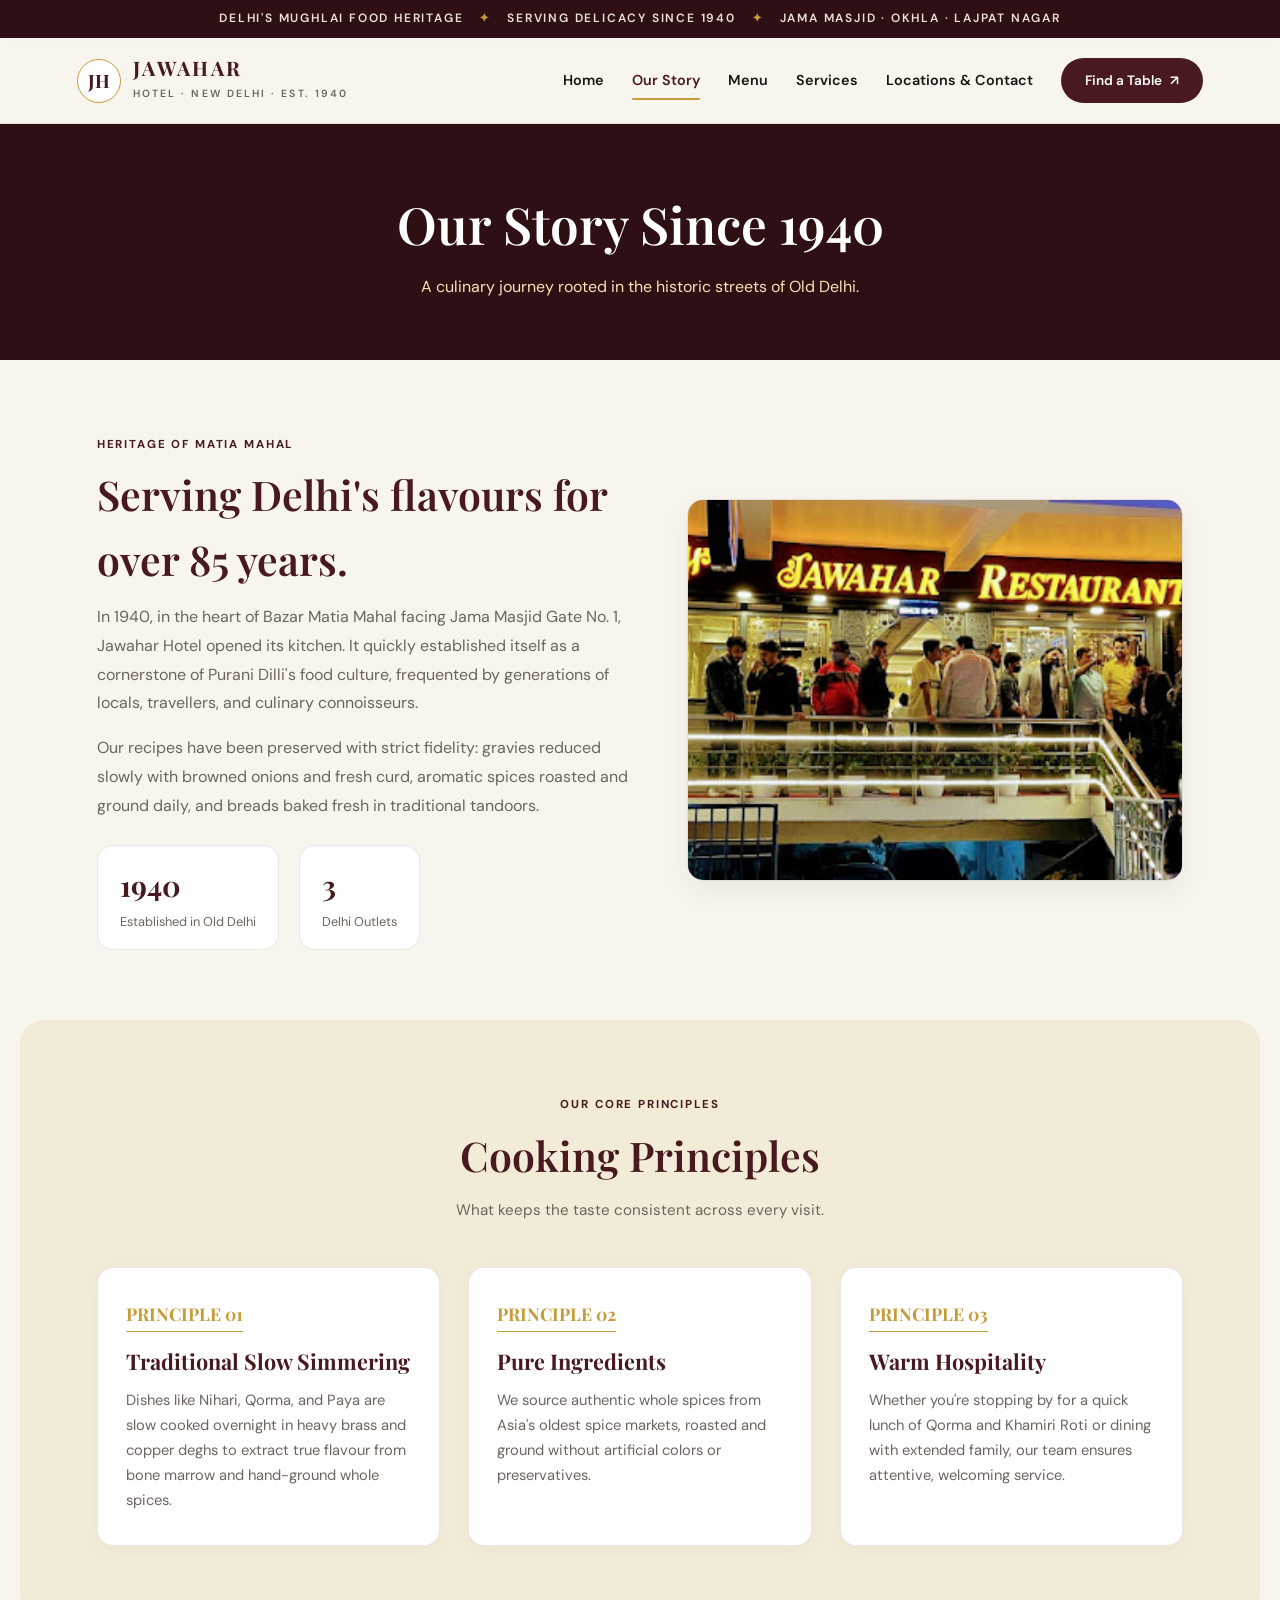
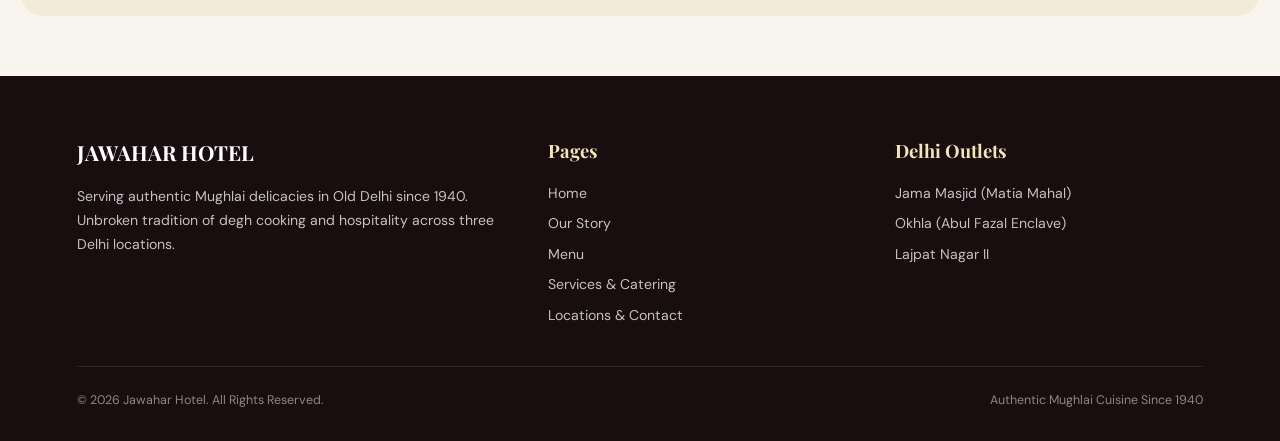
<file: about.html>
<!doctype html>
<html lang="en">
<head>
  <meta charset="utf-8">
  <meta name="viewport" content="width=device-width, initial-scale=1">
  <meta name="theme-color" content="#321115">
  <title>Our Story | Jawahar Hotel</title>
  <link rel="preconnect" href="https://fonts.googleapis.com">
  <link rel="preconnect" href="https://fonts.gstatic.com" crossorigin>
  <link href="https://fonts.googleapis.com/css2?family=DM+Sans:wght@400;500;600;700&family=Playfair+Display:ital,wght@0,500;0,600;0,700;1,500&display=swap" rel="stylesheet">
  <link rel="stylesheet" href="css/base.css">
  <link rel="stylesheet" href="css/header.css">
  <link rel="stylesheet" href="css/hero.css">
  <link rel="stylesheet" href="css/sections.css">
  <link rel="stylesheet" href="css/menu.css">
  <link rel="stylesheet" href="css/services.css">
  <link rel="stylesheet" href="css/footer.css">
  <link rel="stylesheet" href="css/responsive.css">
</head>
<body>

  <!-- Announcement Bar -->
  <div class="announcement">
    <span>DELHI'S MUGHLAI FOOD HERITAGE</span>
    <span class="dot">✦</span>
    <span>SERVING DELICACY SINCE 1940</span>
    <span class="dot">✦</span>
    <span>JAMA MASJID · OKHLA · LAJPAT NAGAR</span>
  </div>

  <!-- Header -->
  <header class="site-header">
    <a class="brand" href="index.html">
      <div class="brand-mark">JH</div>
      <div class="brand-copy">
        <strong>JAWAHAR</strong>
        <small>HOTEL · NEW DELHI · EST. 1940</small>
      </div>
    </a>
    <button class="menu-toggle" id="mobileMenuBtn" aria-label="Toggle navigation">
      <span></span><span></span><span></span>
    </button>
    <nav class="nav" id="mainNav">
      <a class="nav-btn" href="index.html">Home</a>
      <a class="nav-btn active" href="about.html">Our Story</a>
      <a class="nav-btn" href="menu.html">Menu</a>
      <a class="nav-btn" href="services.html">Services</a>
      <a class="nav-btn" href="contact.html">Locations & Contact</a>
      <a class="btn btn-primary" href="contact.html">Find a Table <span>↗</span></a>
    </nav>
  </header>

  <main id="page-about">
    <div class="page-banner">
      <h1>Our Story Since 1940</h1>
      <p>A culinary journey rooted in the historic streets of Old Delhi.</p>
    </div>

    <section class="section">
      <div style="display: grid; grid-template-columns: 1.1fr 1fr; gap: 45px; align-items: center;">
        <div>
          <span class="section-tag">HERITAGE OF MATIA MAHAL</span>
          <h2 class="section-title">Serving Delhi's flavours for over 85 years.</h2>
          <p style="color: var(--muted); margin-bottom: 16px; font-size: 1rem; line-height: 1.8;">
            In 1940, in the heart of Bazar Matia Mahal facing Jama Masjid Gate No. 1, Jawahar Hotel opened its kitchen. It quickly established itself as a cornerstone of Purani Dilli's food culture, frequented by generations of locals, travellers, and culinary connoisseurs.
          </p>
          <p style="color: var(--muted); margin-bottom: 24px; font-size: 1rem; line-height: 1.8;">
            Our recipes have been preserved with strict fidelity: gravies reduced slowly with browned onions and fresh curd, aromatic spices roasted and ground daily, and breads baked fresh in traditional tandoors.
          </p>
          <div style="display: flex; gap: 20px;">
            <div style="background:#fff; padding:16px 22px; border-radius:var(--radius-md); border:1px solid var(--line);">
              <strong style="font-family:var(--serif); font-size:1.8rem; color:var(--wine); display:block;">1940</strong>
              <small style="color:var(--muted); font-size:0.8rem;">Established in Old Delhi</small>
            </div>
            <div style="background:#fff; padding:16px 22px; border-radius:var(--radius-md); border:1px solid var(--line);">
              <strong style="font-family:var(--serif); font-size:1.8rem; color:var(--wine); display:block;">3</strong>
              <small style="color:var(--muted); font-size:0.8rem;">Delhi Outlets</small>
            </div>
          </div>
        </div>
        <div>
          <div style="border-radius: var(--radius-md); overflow: hidden; border: 1px solid var(--line); box-shadow: 0 10px 30px rgba(0,0,0,0.06);">
            <img src="images/jawahar-restaurant-delhi-outlet.png" alt="Jawahar Restaurant Exterior" style="width:100%; height:380px; object-fit:cover;">
          </div>
        </div>
      </div>
    </section>

    <section class="section" style="background: #f1ebd8; border-radius: var(--radius-lg);">
      <div class="section-title-wrap">
        <span class="section-tag">OUR CORE PRINCIPLES</span>
        <h2 class="section-title">Cooking Principles</h2>
        <p class="section-desc">What keeps the taste consistent across every visit.</p>
      </div>

      <div class="heritage-grid">
        <div class="heritage-card">
          <span class="heritage-card-index">PRINCIPLE 01</span>
          <h3>Traditional Slow Simmering</h3>
          <p>Dishes like Nihari, Qorma, and Paya are slow cooked overnight in heavy brass and copper deghs to extract true flavour from bone marrow and hand-ground whole spices.</p>
        </div>
        <div class="heritage-card">
          <span class="heritage-card-index">PRINCIPLE 02</span>
          <h3>Pure Ingredients</h3>
          <p>We source authentic whole spices from Asia's oldest spice markets, roasted and ground without artificial colors or preservatives.</p>
        </div>
        <div class="heritage-card">
          <span class="heritage-card-index">PRINCIPLE 03</span>
          <h3>Warm Hospitality</h3>
          <p>Whether you're stopping by for a quick lunch of Qorma and Khamiri Roti or dining with extended family, our team ensures attentive, welcoming service.</p>
        </div>
      </div>
    </section>
  </main>

  <!-- Footer -->
  <footer class="footer">
    <div class="footer-top">
      <div class="footer-col">
        <h4 style="font-family: var(--serif); font-size: 1.3rem; color: #fff;">JAWAHAR HOTEL</h4>
        <p>Serving authentic Mughlai delicacies in Old Delhi since 1940. Unbroken tradition of degh cooking and hospitality across three Delhi locations.</p>
      </div>
      <div class="footer-col">
        <h4>Pages</h4>
        <ul>
          <li><a href="index.html">Home</a></li>
          <li><a href="about.html">Our Story</a></li>
          <li><a href="menu.html">Menu</a></li>
          <li><a href="services.html">Services & Catering</a></li>
          <li><a href="contact.html">Locations & Contact</a></li>
        </ul>
      </div>
      <div class="footer-col">
        <h4>Delhi Outlets</h4>
        <ul>
          <li><a href="contact.html">Jama Masjid (Matia Mahal)</a></li>
          <li><a href="contact.html">Okhla (Abul Fazal Enclave)</a></li>
          <li><a href="contact.html">Lajpat Nagar II</a></li>
        </ul>
      </div>
    </div>
    <div class="footer-bottom">
      <span>© 2026 Jawahar Hotel. All Rights Reserved.</span>
      <span>Authentic Mughlai Cuisine Since 1940</span>
    </div>
  </footer>

  <script src="js/main.js"></script>
</body>
</html>
</file>
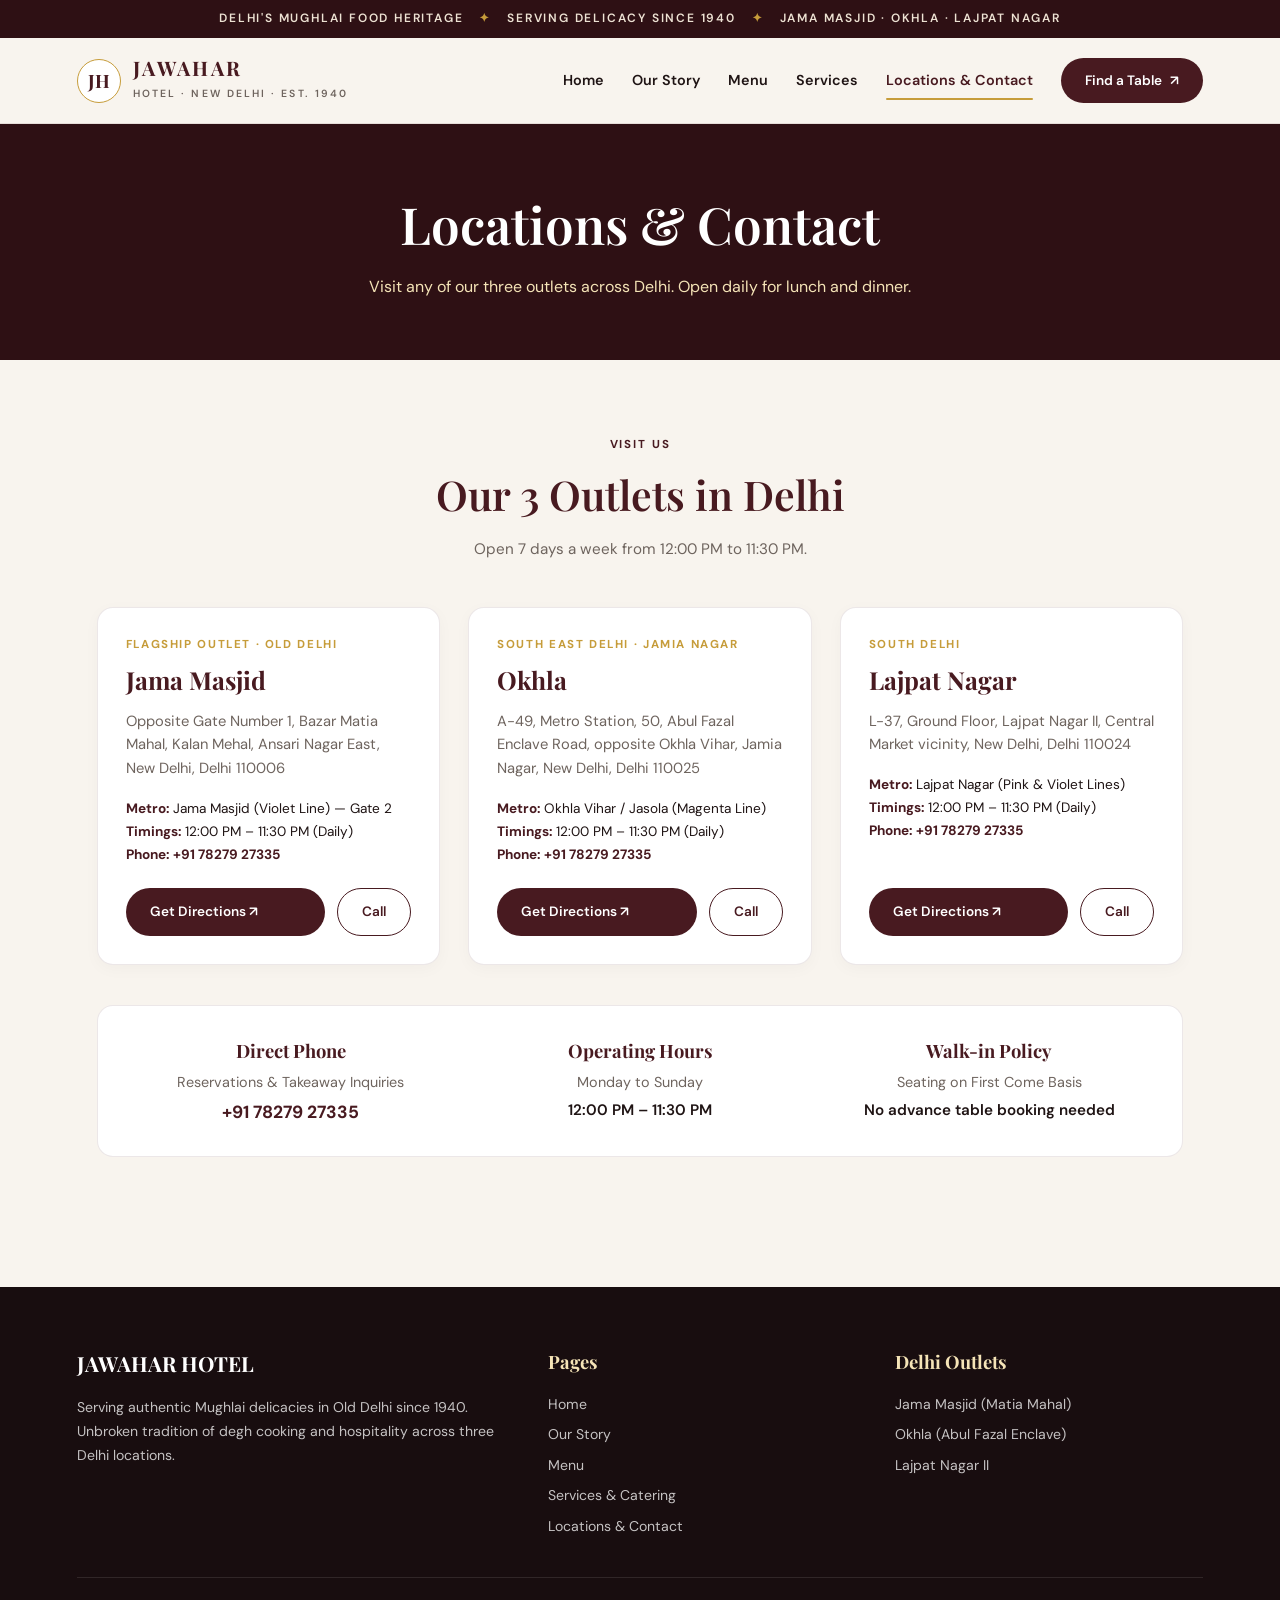
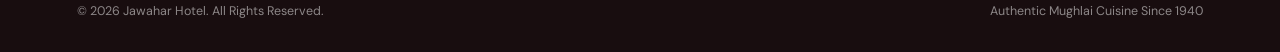
<file: contact.html>
<!doctype html>
<html lang="en">
<head>
  <meta charset="utf-8">
  <meta name="viewport" content="width=device-width, initial-scale=1">
  <meta name="theme-color" content="#321115">
  <title>Locations & Contact | Jawahar Hotel</title>
  <link rel="preconnect" href="https://fonts.googleapis.com">
  <link rel="preconnect" href="https://fonts.gstatic.com" crossorigin>
  <link href="https://fonts.googleapis.com/css2?family=DM+Sans:wght@400;500;600;700&family=Playfair+Display:ital,wght@0,500;0,600;0,700;1,500&display=swap" rel="stylesheet">
  <link rel="stylesheet" href="css/base.css">
  <link rel="stylesheet" href="css/header.css">
  <link rel="stylesheet" href="css/hero.css">
  <link rel="stylesheet" href="css/sections.css">
  <link rel="stylesheet" href="css/menu.css">
  <link rel="stylesheet" href="css/services.css">
  <link rel="stylesheet" href="css/footer.css">
  <link rel="stylesheet" href="css/responsive.css">
</head>
<body>

  <!-- Announcement Bar -->
  <div class="announcement">
    <span>DELHI'S MUGHLAI FOOD HERITAGE</span>
    <span class="dot">✦</span>
    <span>SERVING DELICACY SINCE 1940</span>
    <span class="dot">✦</span>
    <span>JAMA MASJID · OKHLA · LAJPAT NAGAR</span>
  </div>

  <!-- Header -->
  <header class="site-header">
    <a class="brand" href="index.html">
      <div class="brand-mark">JH</div>
      <div class="brand-copy">
        <strong>JAWAHAR</strong>
        <small>HOTEL · NEW DELHI · EST. 1940</small>
      </div>
    </a>
    <button class="menu-toggle" id="mobileMenuBtn" aria-label="Toggle navigation">
      <span></span><span></span><span></span>
    </button>
    <nav class="nav" id="mainNav">
      <a class="nav-btn" href="index.html">Home</a>
      <a class="nav-btn" href="about.html">Our Story</a>
      <a class="nav-btn" href="menu.html">Menu</a>
      <a class="nav-btn" href="services.html">Services</a>
      <a class="nav-btn active" href="contact.html">Locations & Contact</a>
      <a class="btn btn-primary" href="contact.html">Find a Table <span>↗</span></a>
    </nav>
  </header>

  <main id="page-contact">
    <div class="page-banner">
      <h1>Locations & Contact</h1>
      <p>Visit any of our three outlets across Delhi. Open daily for lunch and dinner.</p>
    </div>

    <section class="section">
      <div class="section-title-wrap">
        <span class="section-tag">VISIT US</span>
        <h2 class="section-title">Our 3 Outlets in Delhi</h2>
        <p class="section-desc">Open 7 days a week from 12:00 PM to 11:30 PM.</p>
      </div>

      <div class="location-cards-grid" style="margin-bottom: 40px;">
        <div class="location-box">
          <span class="location-tag">FLAGSHIP OUTLET · OLD DELHI</span>
          <h3>Jama Masjid</h3>
          <p class="location-address">Opposite Gate Number 1, Bazar Matia Mahal, Kalan Mehal, Ansari Nagar East, New Delhi, Delhi 110006</p>
          <div class="location-details">
            <div><strong>Metro:</strong> Jama Masjid (Violet Line) — Gate 2</div>
            <div><strong>Timings:</strong> 12:00 PM – 11:30 PM (Daily)</div>
            <div><strong>Phone:</strong> <a href="tel:+917827927335" style="color:var(--wine); font-weight:700;">+91 78279 27335</a></div>
          </div>
          <div class="location-actions">
            <a href="https://www.google.com/maps/search/?api=1&query=Jawahar+Hotel+Jama+Masjid+Matia+Mahal+Delhi" target="_blank" class="btn btn-primary" style="flex:1;">Get Directions ↗</a>
            <a href="tel:+917827927335" class="btn btn-outline">Call</a>
          </div>
        </div>

        <div class="location-box">
          <span class="location-tag">SOUTH EAST DELHI · JAMIA NAGAR</span>
          <h3>Okhla</h3>
          <p class="location-address">A-49, Metro Station, 50, Abul Fazal Enclave Road, opposite Okhla Vihar, Jamia Nagar, New Delhi, Delhi 110025</p>
          <div class="location-details">
            <div><strong>Metro:</strong> Okhla Vihar / Jasola (Magenta Line)</div>
            <div><strong>Timings:</strong> 12:00 PM – 11:30 PM (Daily)</div>
            <div><strong>Phone:</strong> <a href="tel:+917827927335" style="color:var(--wine); font-weight:700;">+91 78279 27335</a></div>
          </div>
          <div class="location-actions">
            <a href="https://www.google.com/maps/search/?api=1&query=Jawahar+Hotel+A-49+Abul+Fazal+Enclave+Okhla+Delhi" target="_blank" class="btn btn-primary" style="flex:1;">Get Directions ↗</a>
            <a href="tel:+917827927335" class="btn btn-outline">Call</a>
          </div>
        </div>

        <div class="location-box">
          <span class="location-tag">SOUTH DELHI</span>
          <h3>Lajpat Nagar</h3>
          <p class="location-address">L-37, Ground Floor, Lajpat Nagar II, Central Market vicinity, New Delhi, Delhi 110024</p>
          <div class="location-details">
            <div><strong>Metro:</strong> Lajpat Nagar (Pink & Violet Lines)</div>
            <div><strong>Timings:</strong> 12:00 PM – 11:30 PM (Daily)</div>
            <div><strong>Phone:</strong> <a href="tel:+917827927335" style="color:var(--wine); font-weight:700;">+91 78279 27335</a></div>
          </div>
          <div class="location-actions">
            <a href="https://www.google.com/maps/search/?api=1&query=Jawahar+Hotel+L-37+Lajpat+Nagar+II+Delhi" target="_blank" class="btn btn-primary" style="flex:1;">Get Directions ↗</a>
            <a href="tel:+917827927335" class="btn btn-outline">Call</a>
          </div>
        </div>
      </div>

      <!-- Quick Contact Info Bar -->
      <div style="background: #fff; border-radius: var(--radius-md); padding: 30px; border: 1px solid var(--line); display: grid; grid-template-columns: repeat(auto-fit, minmax(260px, 1fr)); gap: 24px; text-align: center;">
        <div>
          <strong style="color:var(--wine); font-family:var(--serif); font-size:1.15rem; display:block; margin-bottom:6px;">Direct Phone</strong>
          <p style="color:var(--muted); font-size:0.9rem;">Reservations & Takeaway Inquiries</p>
          <a href="tel:+917827927335" style="font-weight:700; color:var(--wine); font-size:1.1rem; display:inline-block; margin-top:4px;">+91 78279 27335</a>
        </div>
        <div>
          <strong style="color:var(--wine); font-family:var(--serif); font-size:1.15rem; display:block; margin-bottom:6px;">Operating Hours</strong>
          <p style="color:var(--muted); font-size:0.9rem;">Monday to Sunday</p>
          <span style="font-weight:600; color:var(--ink); font-size:0.95rem; display:inline-block; margin-top:4px;">12:00 PM – 11:30 PM</span>
        </div>
        <div>
          <strong style="color:var(--wine); font-family:var(--serif); font-size:1.15rem; display:block; margin-bottom:6px;">Walk-in Policy</strong>
          <p style="color:var(--muted); font-size:0.9rem;">Seating on First Come Basis</p>
          <span style="font-weight:600; color:var(--ink); font-size:0.95rem; display:inline-block; margin-top:4px;">No advance table booking needed</span>
        </div>
      </div>
    </section>
  </main>

  <!-- Footer -->
  <footer class="footer">
    <div class="footer-top">
      <div class="footer-col">
        <h4 style="font-family: var(--serif); font-size: 1.3rem; color: #fff;">JAWAHAR HOTEL</h4>
        <p>Serving authentic Mughlai delicacies in Old Delhi since 1940. Unbroken tradition of degh cooking and hospitality across three Delhi locations.</p>
      </div>
      <div class="footer-col">
        <h4>Pages</h4>
        <ul>
          <li><a href="index.html">Home</a></li>
          <li><a href="about.html">Our Story</a></li>
          <li><a href="menu.html">Menu</a></li>
          <li><a href="services.html">Services & Catering</a></li>
          <li><a href="contact.html">Locations & Contact</a></li>
        </ul>
      </div>
      <div class="footer-col">
        <h4>Delhi Outlets</h4>
        <ul>
          <li><a href="contact.html">Jama Masjid (Matia Mahal)</a></li>
          <li><a href="contact.html">Okhla (Abul Fazal Enclave)</a></li>
          <li><a href="contact.html">Lajpat Nagar II</a></li>
        </ul>
      </div>
    </div>
    <div class="footer-bottom">
      <span>© 2026 Jawahar Hotel. All Rights Reserved.</span>
      <span>Authentic Mughlai Cuisine Since 1940</span>
    </div>
  </footer>

  <script src="js/main.js"></script>
</body>
</html>
</file>
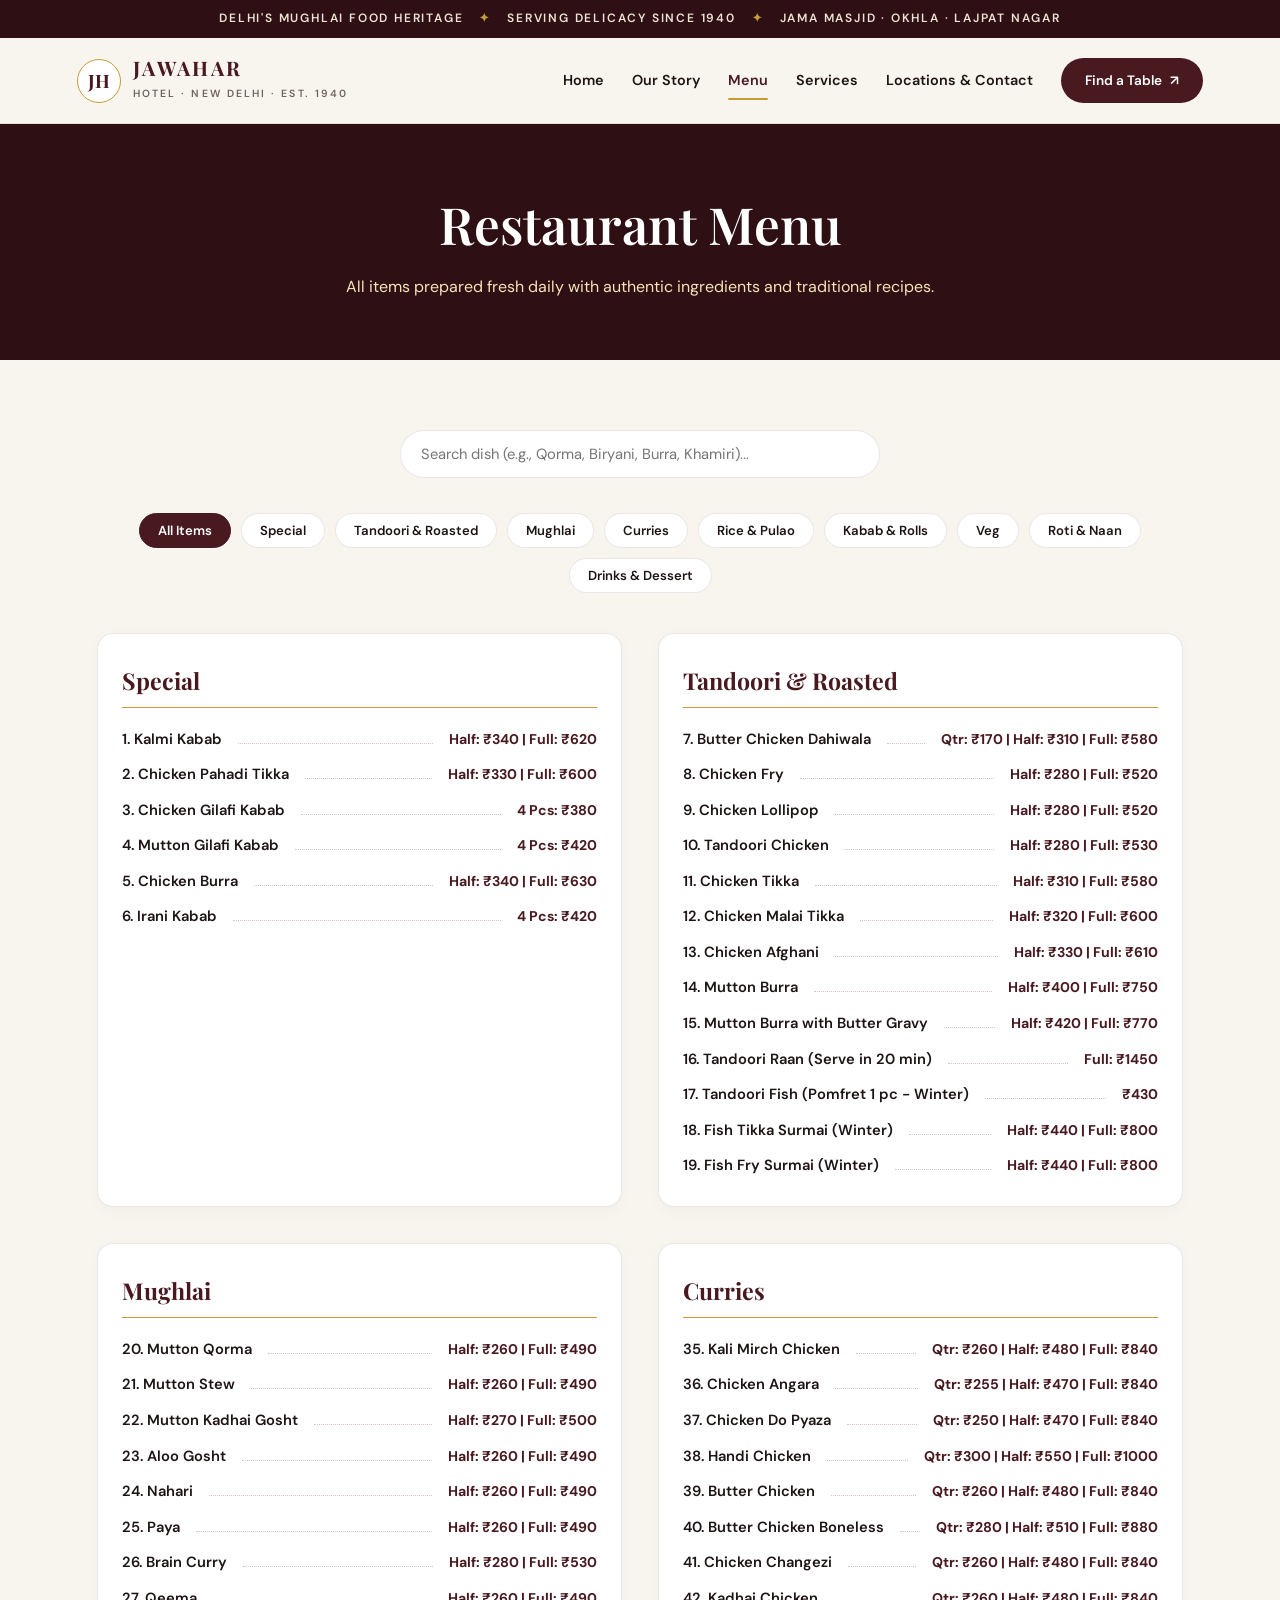
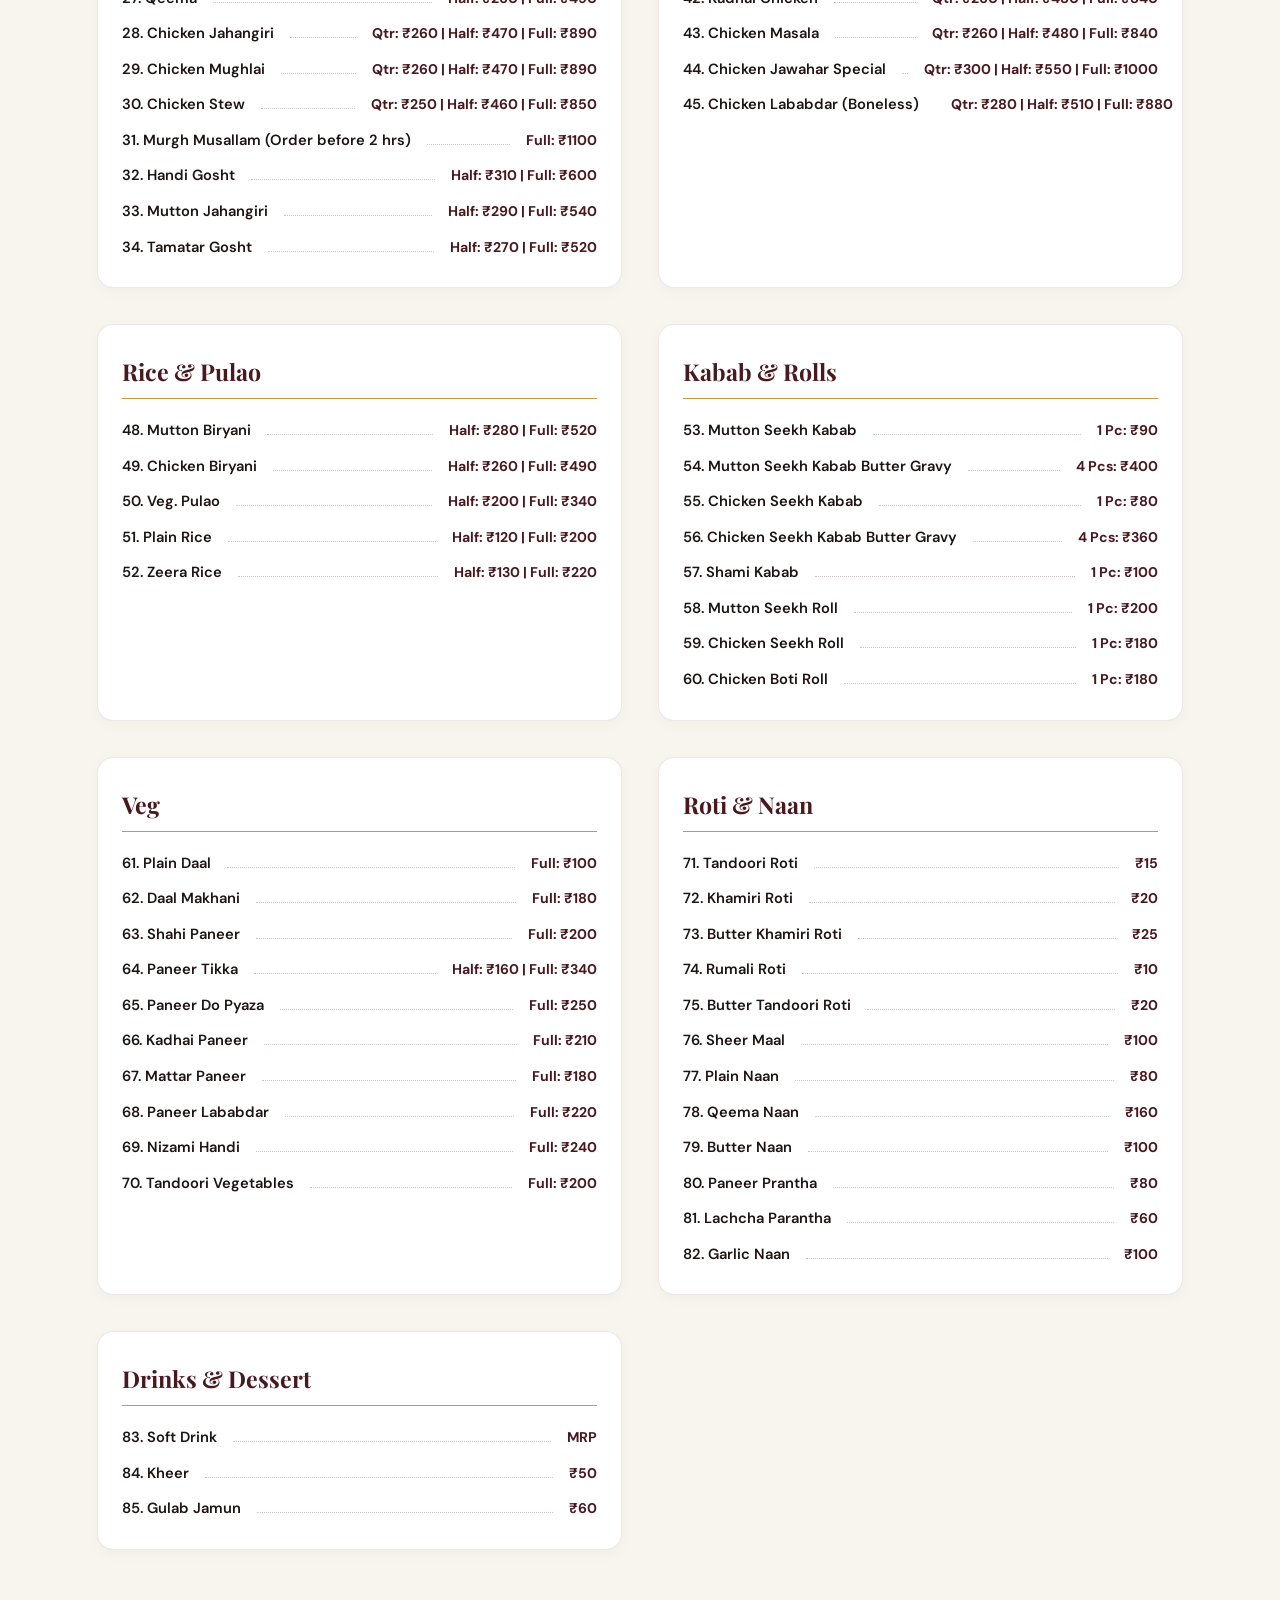
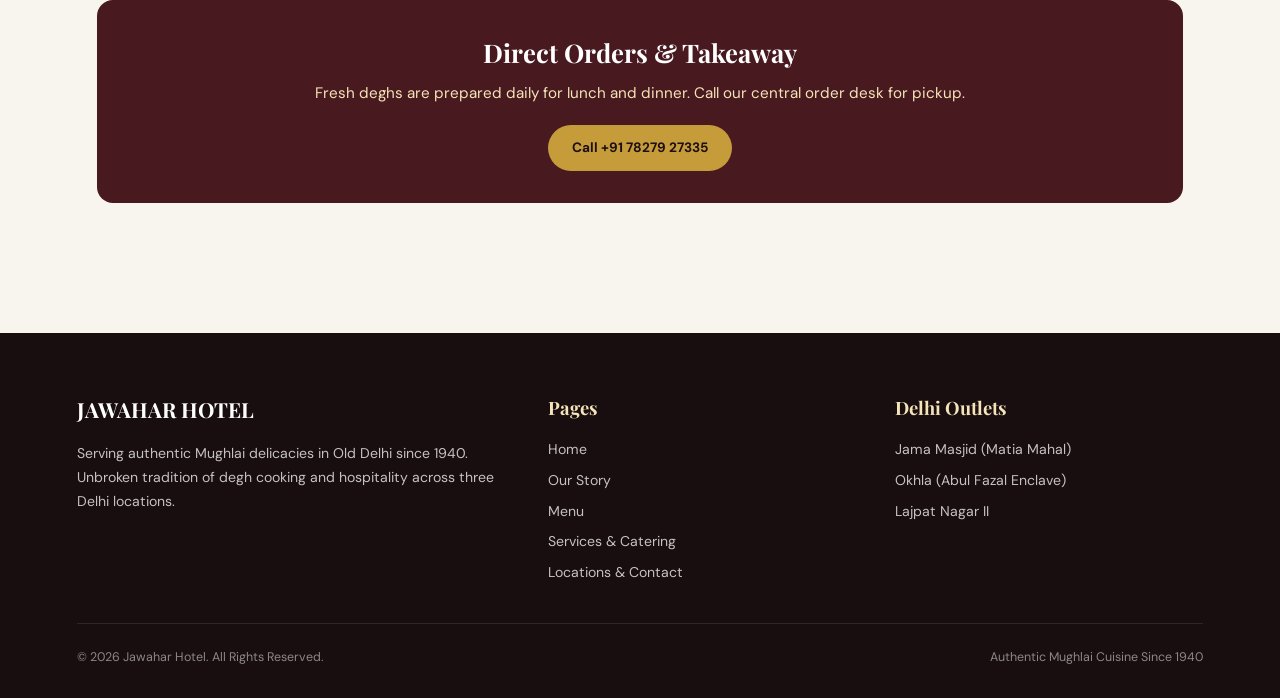
<file: menu.html>
<!doctype html>
<html lang="en">
<head>
  <meta charset="utf-8">
  <meta name="viewport" content="width=device-width, initial-scale=1">
  <meta name="theme-color" content="#321115">
  <title>Menu | Jawahar Hotel</title>
  <link rel="preconnect" href="https://fonts.googleapis.com">
  <link rel="preconnect" href="https://fonts.gstatic.com" crossorigin>
  <link href="https://fonts.googleapis.com/css2?family=DM+Sans:wght@400;500;600;700&family=Playfair+Display:ital,wght@0,500;0,600;0,700;1,500&display=swap" rel="stylesheet">
  <link rel="stylesheet" href="css/base.css">
  <link rel="stylesheet" href="css/header.css">
  <link rel="stylesheet" href="css/hero.css">
  <link rel="stylesheet" href="css/sections.css">
  <link rel="stylesheet" href="css/menu.css">
  <link rel="stylesheet" href="css/services.css">
  <link rel="stylesheet" href="css/footer.css">
  <link rel="stylesheet" href="css/responsive.css">
</head>
<body>

  <!-- Announcement Bar -->
  <div class="announcement">
    <span>DELHI'S MUGHLAI FOOD HERITAGE</span>
    <span class="dot">✦</span>
    <span>SERVING DELICACY SINCE 1940</span>
    <span class="dot">✦</span>
    <span>JAMA MASJID · OKHLA · LAJPAT NAGAR</span>
  </div>

  <!-- Header -->
  <header class="site-header">
    <a class="brand" href="index.html">
      <div class="brand-mark">JH</div>
      <div class="brand-copy">
        <strong>JAWAHAR</strong>
        <small>HOTEL · NEW DELHI · EST. 1940</small>
      </div>
    </a>
    <button class="menu-toggle" id="mobileMenuBtn" aria-label="Toggle navigation">
      <span></span><span></span><span></span>
    </button>
    <nav class="nav" id="mainNav">
      <a class="nav-btn" href="index.html">Home</a>
      <a class="nav-btn" href="about.html">Our Story</a>
      <a class="nav-btn active" href="menu.html">Menu</a>
      <a class="nav-btn" href="services.html">Services</a>
      <a class="nav-btn" href="contact.html">Locations & Contact</a>
      <a class="btn btn-primary" href="contact.html">Find a Table <span>↗</span></a>
    </nav>
  </header>

  <main id="page-menu">
    <div class="page-banner">
      <h1>Restaurant Menu</h1>
      <p>All items prepared fresh daily with authentic ingredients and traditional recipes.</p>
    </div>

    <section class="section">
      <!-- Search Input -->
      <div class="menu-search-box">
        <input type="text" id="menuSearchInput" class="menu-search-input" placeholder="Search dish (e.g., Qorma, Biryani, Burra, Khamiri)...">
      </div>

      <!-- Category Filter Tabs -->
      <div class="menu-filter-nav">
        <button class="menu-filter-btn active" data-filter="all">All Items</button>
        <button class="menu-filter-btn" data-filter="special">Special</button>
        <button class="menu-filter-btn" data-filter="tandoori & roasted">Tandoori & Roasted</button>
        <button class="menu-filter-btn" data-filter="mughlai">Mughlai</button>
        <button class="menu-filter-btn" data-filter="curries">Curries</button>
        <button class="menu-filter-btn" data-filter="rice & pulao">Rice & Pulao</button>
        <button class="menu-filter-btn" data-filter="kabab & rolls">Kabab & Rolls</button>
        <button class="menu-filter-btn" data-filter="veg">Veg</button>
        <button class="menu-filter-btn" data-filter="roti & naan">Roti & Naan</button>
        <button class="menu-filter-btn" data-filter="drinks & dessert">Drinks & Dessert</button>
      </div>

      <!-- Clean List View for Menu -->
      <div class="menu-list-wrapper">
  <div class="menu-category-block" data-cat="special">
    <h3 class="menu-category-title">Special</h3>
    <ul class="menu-items-list">
      <li class="menu-item-entry">
        <span class="item-name">1. Kalmi Kabab</span>
        <span class="item-line"></span>
        <span class="item-price">Half: ₹340 | Full: ₹620</span>
      </li>
      <li class="menu-item-entry">
        <span class="item-name">2. Chicken Pahadi Tikka</span>
        <span class="item-line"></span>
        <span class="item-price">Half: ₹330 | Full: ₹600</span>
      </li>
      <li class="menu-item-entry">
        <span class="item-name">3. Chicken Gilafi Kabab</span>
        <span class="item-line"></span>
        <span class="item-price">4 Pcs: ₹380</span>
      </li>
      <li class="menu-item-entry">
        <span class="item-name">4. Mutton Gilafi Kabab</span>
        <span class="item-line"></span>
        <span class="item-price">4 Pcs: ₹420</span>
      </li>
      <li class="menu-item-entry">
        <span class="item-name">5. Chicken Burra</span>
        <span class="item-line"></span>
        <span class="item-price">Half: ₹340 | Full: ₹630</span>
      </li>
      <li class="menu-item-entry">
        <span class="item-name">6. Irani Kabab</span>
        <span class="item-line"></span>
        <span class="item-price">4 Pcs: ₹420</span>
      </li>
    </ul>
  </div>
  <div class="menu-category-block" data-cat="tandoori & roasted">
    <h3 class="menu-category-title">Tandoori & Roasted</h3>
    <ul class="menu-items-list">
      <li class="menu-item-entry">
        <span class="item-name">7. Butter Chicken Dahiwala</span>
        <span class="item-line"></span>
        <span class="item-price">Qtr: ₹170 | Half: ₹310 | Full: ₹580</span>
      </li>
      <li class="menu-item-entry">
        <span class="item-name">8. Chicken Fry</span>
        <span class="item-line"></span>
        <span class="item-price">Half: ₹280 | Full: ₹520</span>
      </li>
      <li class="menu-item-entry">
        <span class="item-name">9. Chicken Lollipop</span>
        <span class="item-line"></span>
        <span class="item-price">Half: ₹280 | Full: ₹520</span>
      </li>
      <li class="menu-item-entry">
        <span class="item-name">10. Tandoori Chicken</span>
        <span class="item-line"></span>
        <span class="item-price">Half: ₹280 | Full: ₹530</span>
      </li>
      <li class="menu-item-entry">
        <span class="item-name">11. Chicken Tikka</span>
        <span class="item-line"></span>
        <span class="item-price">Half: ₹310 | Full: ₹580</span>
      </li>
      <li class="menu-item-entry">
        <span class="item-name">12. Chicken Malai Tikka</span>
        <span class="item-line"></span>
        <span class="item-price">Half: ₹320 | Full: ₹600</span>
      </li>
      <li class="menu-item-entry">
        <span class="item-name">13. Chicken Afghani</span>
        <span class="item-line"></span>
        <span class="item-price">Half: ₹330 | Full: ₹610</span>
      </li>
      <li class="menu-item-entry">
        <span class="item-name">14. Mutton Burra</span>
        <span class="item-line"></span>
        <span class="item-price">Half: ₹400 | Full: ₹750</span>
      </li>
      <li class="menu-item-entry">
        <span class="item-name">15. Mutton Burra with Butter Gravy</span>
        <span class="item-line"></span>
        <span class="item-price">Half: ₹420 | Full: ₹770</span>
      </li>
      <li class="menu-item-entry">
        <span class="item-name">16. Tandoori Raan (Serve in 20 min)</span>
        <span class="item-line"></span>
        <span class="item-price">Full: ₹1450</span>
      </li>
      <li class="menu-item-entry">
        <span class="item-name">17. Tandoori Fish (Pomfret 1 pc - Winter)</span>
        <span class="item-line"></span>
        <span class="item-price">₹430</span>
      </li>
      <li class="menu-item-entry">
        <span class="item-name">18. Fish Tikka Surmai (Winter)</span>
        <span class="item-line"></span>
        <span class="item-price">Half: ₹440 | Full: ₹800</span>
      </li>
      <li class="menu-item-entry">
        <span class="item-name">19. Fish Fry Surmai (Winter)</span>
        <span class="item-line"></span>
        <span class="item-price">Half: ₹440 | Full: ₹800</span>
      </li>
    </ul>
  </div>
  <div class="menu-category-block" data-cat="mughlai">
    <h3 class="menu-category-title">Mughlai</h3>
    <ul class="menu-items-list">
      <li class="menu-item-entry">
        <span class="item-name">20. Mutton Qorma</span>
        <span class="item-line"></span>
        <span class="item-price">Half: ₹260 | Full: ₹490</span>
      </li>
      <li class="menu-item-entry">
        <span class="item-name">21. Mutton Stew</span>
        <span class="item-line"></span>
        <span class="item-price">Half: ₹260 | Full: ₹490</span>
      </li>
      <li class="menu-item-entry">
        <span class="item-name">22. Mutton Kadhai Gosht</span>
        <span class="item-line"></span>
        <span class="item-price">Half: ₹270 | Full: ₹500</span>
      </li>
      <li class="menu-item-entry">
        <span class="item-name">23. Aloo Gosht</span>
        <span class="item-line"></span>
        <span class="item-price">Half: ₹260 | Full: ₹490</span>
      </li>
      <li class="menu-item-entry">
        <span class="item-name">24. Nahari</span>
        <span class="item-line"></span>
        <span class="item-price">Half: ₹260 | Full: ₹490</span>
      </li>
      <li class="menu-item-entry">
        <span class="item-name">25. Paya</span>
        <span class="item-line"></span>
        <span class="item-price">Half: ₹260 | Full: ₹490</span>
      </li>
      <li class="menu-item-entry">
        <span class="item-name">26. Brain Curry</span>
        <span class="item-line"></span>
        <span class="item-price">Half: ₹280 | Full: ₹530</span>
      </li>
      <li class="menu-item-entry">
        <span class="item-name">27. Qeema</span>
        <span class="item-line"></span>
        <span class="item-price">Half: ₹260 | Full: ₹490</span>
      </li>
      <li class="menu-item-entry">
        <span class="item-name">28. Chicken Jahangiri</span>
        <span class="item-line"></span>
        <span class="item-price">Qtr: ₹260 | Half: ₹470 | Full: ₹890</span>
      </li>
      <li class="menu-item-entry">
        <span class="item-name">29. Chicken Mughlai</span>
        <span class="item-line"></span>
        <span class="item-price">Qtr: ₹260 | Half: ₹470 | Full: ₹890</span>
      </li>
      <li class="menu-item-entry">
        <span class="item-name">30. Chicken Stew</span>
        <span class="item-line"></span>
        <span class="item-price">Qtr: ₹250 | Half: ₹460 | Full: ₹850</span>
      </li>
      <li class="menu-item-entry">
        <span class="item-name">31. Murgh Musallam (Order before 2 hrs)</span>
        <span class="item-line"></span>
        <span class="item-price">Full: ₹1100</span>
      </li>
      <li class="menu-item-entry">
        <span class="item-name">32. Handi Gosht</span>
        <span class="item-line"></span>
        <span class="item-price">Half: ₹310 | Full: ₹600</span>
      </li>
      <li class="menu-item-entry">
        <span class="item-name">33. Mutton Jahangiri</span>
        <span class="item-line"></span>
        <span class="item-price">Half: ₹290 | Full: ₹540</span>
      </li>
      <li class="menu-item-entry">
        <span class="item-name">34. Tamatar Gosht</span>
        <span class="item-line"></span>
        <span class="item-price">Half: ₹270 | Full: ₹520</span>
      </li>
    </ul>
  </div>
  <div class="menu-category-block" data-cat="curries">
    <h3 class="menu-category-title">Curries</h3>
    <ul class="menu-items-list">
      <li class="menu-item-entry">
        <span class="item-name">35. Kali Mirch Chicken</span>
        <span class="item-line"></span>
        <span class="item-price">Qtr: ₹260 | Half: ₹480 | Full: ₹840</span>
      </li>
      <li class="menu-item-entry">
        <span class="item-name">36. Chicken Angara</span>
        <span class="item-line"></span>
        <span class="item-price">Qtr: ₹255 | Half: ₹470 | Full: ₹840</span>
      </li>
      <li class="menu-item-entry">
        <span class="item-name">37. Chicken Do Pyaza</span>
        <span class="item-line"></span>
        <span class="item-price">Qtr: ₹250 | Half: ₹470 | Full: ₹840</span>
      </li>
      <li class="menu-item-entry">
        <span class="item-name">38. Handi Chicken</span>
        <span class="item-line"></span>
        <span class="item-price">Qtr: ₹300 | Half: ₹550 | Full: ₹1000</span>
      </li>
      <li class="menu-item-entry">
        <span class="item-name">39. Butter Chicken</span>
        <span class="item-line"></span>
        <span class="item-price">Qtr: ₹260 | Half: ₹480 | Full: ₹840</span>
      </li>
      <li class="menu-item-entry">
        <span class="item-name">40. Butter Chicken Boneless</span>
        <span class="item-line"></span>
        <span class="item-price">Qtr: ₹280 | Half: ₹510 | Full: ₹880</span>
      </li>
      <li class="menu-item-entry">
        <span class="item-name">41. Chicken Changezi</span>
        <span class="item-line"></span>
        <span class="item-price">Qtr: ₹260 | Half: ₹480 | Full: ₹840</span>
      </li>
      <li class="menu-item-entry">
        <span class="item-name">42. Kadhai Chicken</span>
        <span class="item-line"></span>
        <span class="item-price">Qtr: ₹260 | Half: ₹480 | Full: ₹840</span>
      </li>
      <li class="menu-item-entry">
        <span class="item-name">43. Chicken Masala</span>
        <span class="item-line"></span>
        <span class="item-price">Qtr: ₹260 | Half: ₹480 | Full: ₹840</span>
      </li>
      <li class="menu-item-entry">
        <span class="item-name">44. Chicken Jawahar Special</span>
        <span class="item-line"></span>
        <span class="item-price">Qtr: ₹300 | Half: ₹550 | Full: ₹1000</span>
      </li>
      <li class="menu-item-entry">
        <span class="item-name">45. Chicken Lababdar (Boneless)</span>
        <span class="item-line"></span>
        <span class="item-price">Qtr: ₹280 | Half: ₹510 | Full: ₹880</span>
      </li>
    </ul>
  </div>
  <div class="menu-category-block" data-cat="rice & pulao">
    <h3 class="menu-category-title">Rice & Pulao</h3>
    <ul class="menu-items-list">
      <li class="menu-item-entry">
        <span class="item-name">48. Mutton Biryani</span>
        <span class="item-line"></span>
        <span class="item-price">Half: ₹280 | Full: ₹520</span>
      </li>
      <li class="menu-item-entry">
        <span class="item-name">49. Chicken Biryani</span>
        <span class="item-line"></span>
        <span class="item-price">Half: ₹260 | Full: ₹490</span>
      </li>
      <li class="menu-item-entry">
        <span class="item-name">50. Veg. Pulao</span>
        <span class="item-line"></span>
        <span class="item-price">Half: ₹200 | Full: ₹340</span>
      </li>
      <li class="menu-item-entry">
        <span class="item-name">51. Plain Rice</span>
        <span class="item-line"></span>
        <span class="item-price">Half: ₹120 | Full: ₹200</span>
      </li>
      <li class="menu-item-entry">
        <span class="item-name">52. Zeera Rice</span>
        <span class="item-line"></span>
        <span class="item-price">Half: ₹130 | Full: ₹220</span>
      </li>
    </ul>
  </div>
  <div class="menu-category-block" data-cat="kabab & rolls">
    <h3 class="menu-category-title">Kabab & Rolls</h3>
    <ul class="menu-items-list">
      <li class="menu-item-entry">
        <span class="item-name">53. Mutton Seekh Kabab</span>
        <span class="item-line"></span>
        <span class="item-price">1 Pc: ₹90</span>
      </li>
      <li class="menu-item-entry">
        <span class="item-name">54. Mutton Seekh Kabab Butter Gravy</span>
        <span class="item-line"></span>
        <span class="item-price">4 Pcs: ₹400</span>
      </li>
      <li class="menu-item-entry">
        <span class="item-name">55. Chicken Seekh Kabab</span>
        <span class="item-line"></span>
        <span class="item-price">1 Pc: ₹80</span>
      </li>
      <li class="menu-item-entry">
        <span class="item-name">56. Chicken Seekh Kabab Butter Gravy</span>
        <span class="item-line"></span>
        <span class="item-price">4 Pcs: ₹360</span>
      </li>
      <li class="menu-item-entry">
        <span class="item-name">57. Shami Kabab</span>
        <span class="item-line"></span>
        <span class="item-price">1 Pc: ₹100</span>
      </li>
      <li class="menu-item-entry">
        <span class="item-name">58. Mutton Seekh Roll</span>
        <span class="item-line"></span>
        <span class="item-price">1 Pc: ₹200</span>
      </li>
      <li class="menu-item-entry">
        <span class="item-name">59. Chicken Seekh Roll</span>
        <span class="item-line"></span>
        <span class="item-price">1 Pc: ₹180</span>
      </li>
      <li class="menu-item-entry">
        <span class="item-name">60. Chicken Boti Roll</span>
        <span class="item-line"></span>
        <span class="item-price">1 Pc: ₹180</span>
      </li>
    </ul>
  </div>
  <div class="menu-category-block" data-cat="veg">
    <h3 class="menu-category-title">Veg</h3>
    <ul class="menu-items-list">
      <li class="menu-item-entry">
        <span class="item-name">61. Plain Daal</span>
        <span class="item-line"></span>
        <span class="item-price">Full: ₹100</span>
      </li>
      <li class="menu-item-entry">
        <span class="item-name">62. Daal Makhani</span>
        <span class="item-line"></span>
        <span class="item-price">Full: ₹180</span>
      </li>
      <li class="menu-item-entry">
        <span class="item-name">63. Shahi Paneer</span>
        <span class="item-line"></span>
        <span class="item-price">Full: ₹200</span>
      </li>
      <li class="menu-item-entry">
        <span class="item-name">64. Paneer Tikka</span>
        <span class="item-line"></span>
        <span class="item-price">Half: ₹160 | Full: ₹340</span>
      </li>
      <li class="menu-item-entry">
        <span class="item-name">65. Paneer Do Pyaza</span>
        <span class="item-line"></span>
        <span class="item-price">Full: ₹250</span>
      </li>
      <li class="menu-item-entry">
        <span class="item-name">66. Kadhai Paneer</span>
        <span class="item-line"></span>
        <span class="item-price">Full: ₹210</span>
      </li>
      <li class="menu-item-entry">
        <span class="item-name">67. Mattar Paneer</span>
        <span class="item-line"></span>
        <span class="item-price">Full: ₹180</span>
      </li>
      <li class="menu-item-entry">
        <span class="item-name">68. Paneer Lababdar</span>
        <span class="item-line"></span>
        <span class="item-price">Full: ₹220</span>
      </li>
      <li class="menu-item-entry">
        <span class="item-name">69. Nizami Handi</span>
        <span class="item-line"></span>
        <span class="item-price">Full: ₹240</span>
      </li>
      <li class="menu-item-entry">
        <span class="item-name">70. Tandoori Vegetables</span>
        <span class="item-line"></span>
        <span class="item-price">Full: ₹200</span>
      </li>
    </ul>
  </div>
  <div class="menu-category-block" data-cat="roti & naan">
    <h3 class="menu-category-title">Roti & Naan</h3>
    <ul class="menu-items-list">
      <li class="menu-item-entry">
        <span class="item-name">71. Tandoori Roti</span>
        <span class="item-line"></span>
        <span class="item-price">₹15</span>
      </li>
      <li class="menu-item-entry">
        <span class="item-name">72. Khamiri Roti</span>
        <span class="item-line"></span>
        <span class="item-price">₹20</span>
      </li>
      <li class="menu-item-entry">
        <span class="item-name">73. Butter Khamiri Roti</span>
        <span class="item-line"></span>
        <span class="item-price">₹25</span>
      </li>
      <li class="menu-item-entry">
        <span class="item-name">74. Rumali Roti</span>
        <span class="item-line"></span>
        <span class="item-price">₹10</span>
      </li>
      <li class="menu-item-entry">
        <span class="item-name">75. Butter Tandoori Roti</span>
        <span class="item-line"></span>
        <span class="item-price">₹20</span>
      </li>
      <li class="menu-item-entry">
        <span class="item-name">76. Sheer Maal</span>
        <span class="item-line"></span>
        <span class="item-price">₹100</span>
      </li>
      <li class="menu-item-entry">
        <span class="item-name">77. Plain Naan</span>
        <span class="item-line"></span>
        <span class="item-price">₹80</span>
      </li>
      <li class="menu-item-entry">
        <span class="item-name">78. Qeema Naan</span>
        <span class="item-line"></span>
        <span class="item-price">₹160</span>
      </li>
      <li class="menu-item-entry">
        <span class="item-name">79. Butter Naan</span>
        <span class="item-line"></span>
        <span class="item-price">₹100</span>
      </li>
      <li class="menu-item-entry">
        <span class="item-name">80. Paneer Prantha</span>
        <span class="item-line"></span>
        <span class="item-price">₹80</span>
      </li>
      <li class="menu-item-entry">
        <span class="item-name">81. Lachcha Parantha</span>
        <span class="item-line"></span>
        <span class="item-price">₹60</span>
      </li>
      <li class="menu-item-entry">
        <span class="item-name">82. Garlic Naan</span>
        <span class="item-line"></span>
        <span class="item-price">₹100</span>
      </li>
    </ul>
  </div>
  <div class="menu-category-block" data-cat="drinks & dessert">
    <h3 class="menu-category-title">Drinks & Dessert</h3>
    <ul class="menu-items-list">
      <li class="menu-item-entry">
        <span class="item-name">83. Soft Drink</span>
        <span class="item-line"></span>
        <span class="item-price">MRP</span>
      </li>
      <li class="menu-item-entry">
        <span class="item-name">84. Kheer</span>
        <span class="item-line"></span>
        <span class="item-price">₹50</span>
      </li>
      <li class="menu-item-entry">
        <span class="item-name">85. Gulab Jamun</span>
        <span class="item-line"></span>
        <span class="item-price">₹60</span>
      </li>
    </ul>
  </div>
</div>

      <div style="background: var(--wine); color: #fff; border-radius: var(--radius-md); padding: 32px; text-align: center; margin-top: 50px;">
        <h3 style="font-family: var(--serif); font-size: 1.6rem; margin-bottom: 8px;">Direct Orders & Takeaway</h3>
        <p style="color: var(--gold-light); font-size: 0.95rem; margin-bottom: 20px;">Fresh deghs are prepared daily for lunch and dinner. Call our central order desk for pickup.</p>
        <a href="tel:+917827927335" class="btn btn-gold">Call +91 78279 27335</a>
      </div>
    </section>
  </main>

  <!-- Footer -->
  <footer class="footer">
    <div class="footer-top">
      <div class="footer-col">
        <h4 style="font-family: var(--serif); font-size: 1.3rem; color: #fff;">JAWAHAR HOTEL</h4>
        <p>Serving authentic Mughlai delicacies in Old Delhi since 1940. Unbroken tradition of degh cooking and hospitality across three Delhi locations.</p>
      </div>
      <div class="footer-col">
        <h4>Pages</h4>
        <ul>
          <li><a href="index.html">Home</a></li>
          <li><a href="about.html">Our Story</a></li>
          <li><a href="menu.html">Menu</a></li>
          <li><a href="services.html">Services & Catering</a></li>
          <li><a href="contact.html">Locations & Contact</a></li>
        </ul>
      </div>
      <div class="footer-col">
        <h4>Delhi Outlets</h4>
        <ul>
          <li><a href="contact.html">Jama Masjid (Matia Mahal)</a></li>
          <li><a href="contact.html">Okhla (Abul Fazal Enclave)</a></li>
          <li><a href="contact.html">Lajpat Nagar II</a></li>
        </ul>
      </div>
    </div>
    <div class="footer-bottom">
      <span>© 2026 Jawahar Hotel. All Rights Reserved.</span>
      <span>Authentic Mughlai Cuisine Since 1940</span>
    </div>
  </footer>

  <script src="js/main.js"></script>
  <script src="js/menu.js"></script>
</body>
</html>
</file>
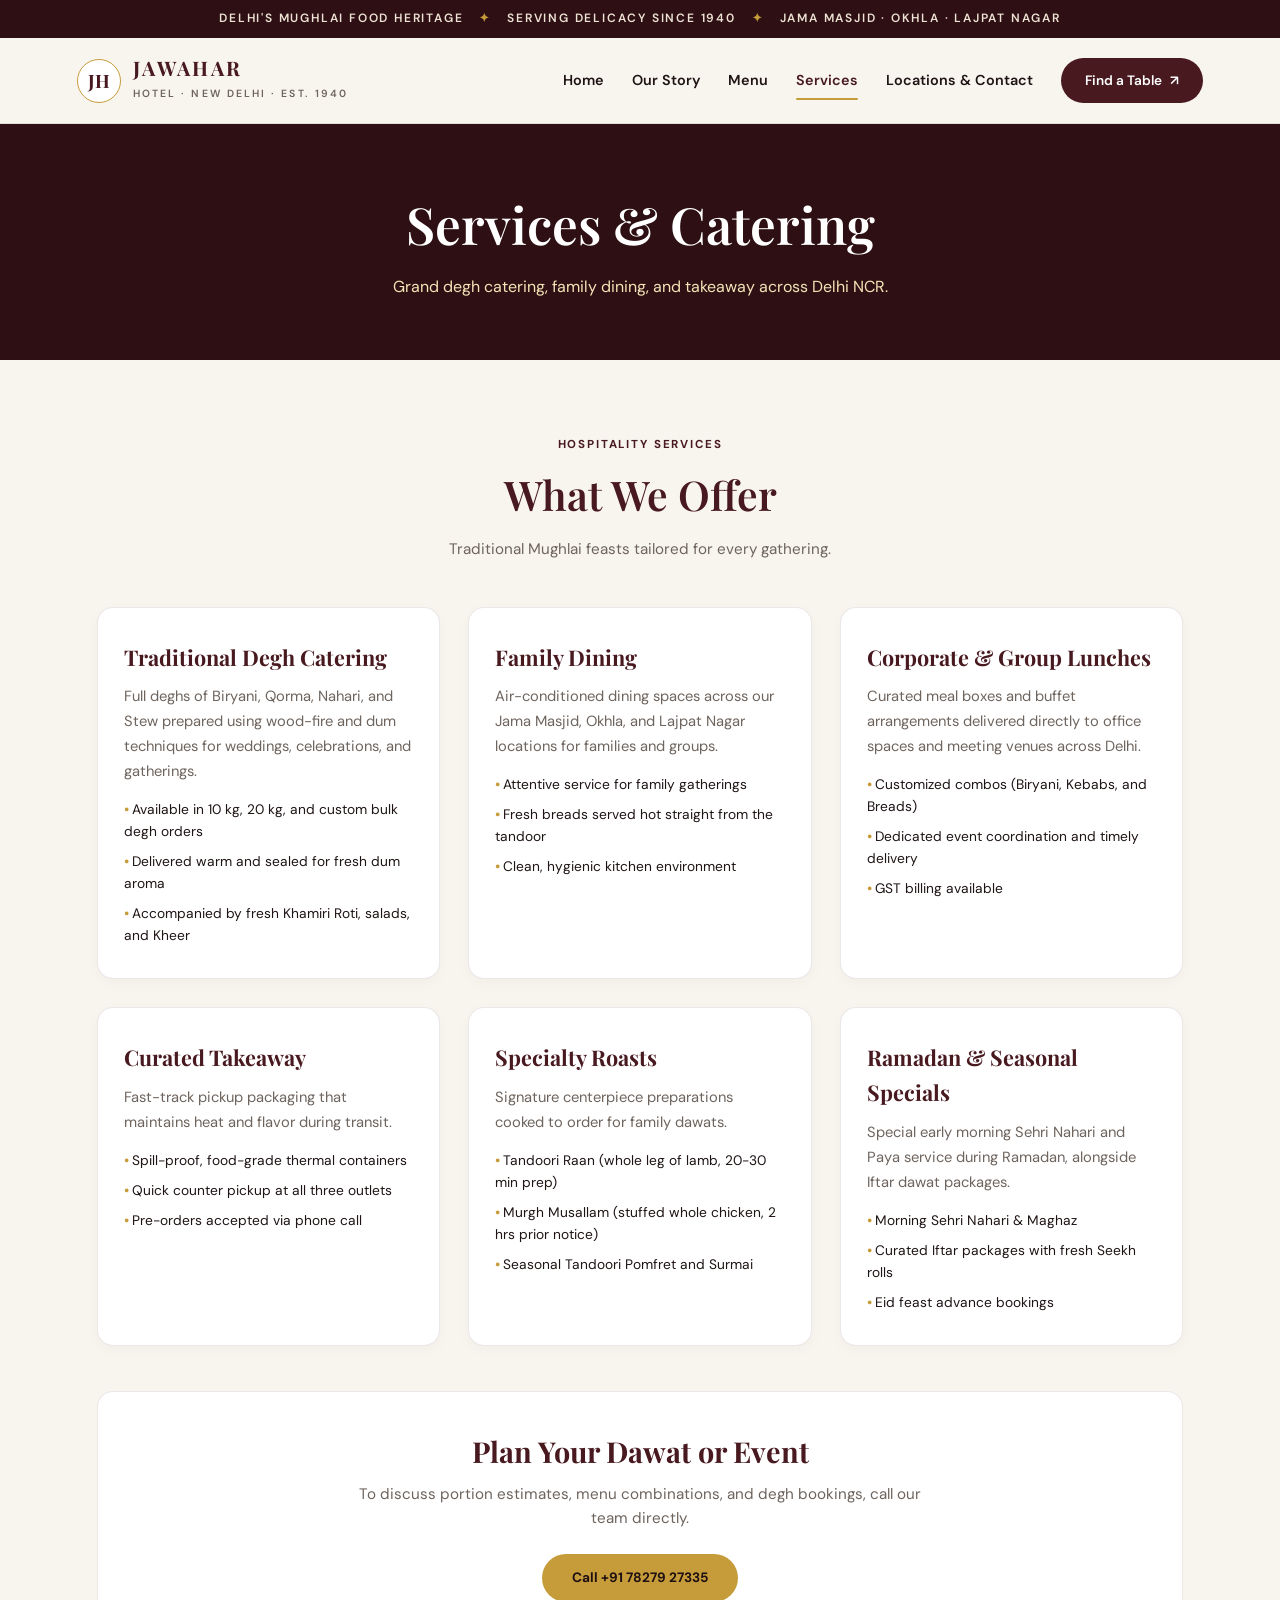
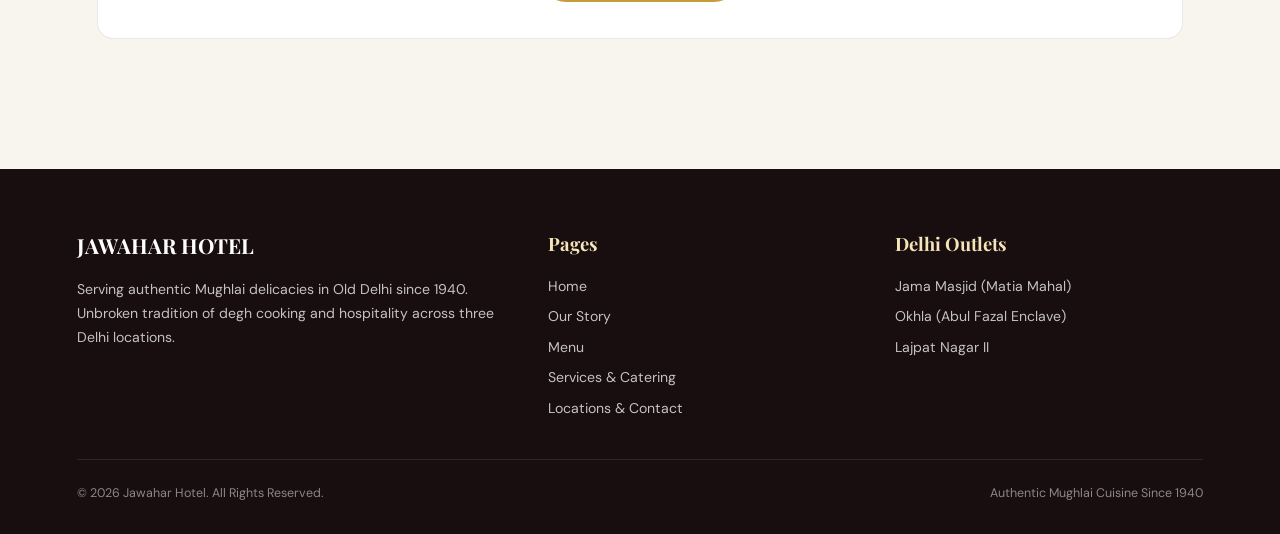
<file: services.html>
<!doctype html>
<html lang="en">
<head>
  <meta charset="utf-8">
  <meta name="viewport" content="width=device-width, initial-scale=1">
  <meta name="theme-color" content="#321115">
  <title>Services & Catering | Jawahar Hotel</title>
  <link rel="preconnect" href="https://fonts.googleapis.com">
  <link rel="preconnect" href="https://fonts.gstatic.com" crossorigin>
  <link href="https://fonts.googleapis.com/css2?family=DM+Sans:wght@400;500;600;700&family=Playfair+Display:ital,wght@0,500;0,600;0,700;1,500&display=swap" rel="stylesheet">
  <link rel="stylesheet" href="css/base.css">
  <link rel="stylesheet" href="css/header.css">
  <link rel="stylesheet" href="css/hero.css">
  <link rel="stylesheet" href="css/sections.css">
  <link rel="stylesheet" href="css/menu.css">
  <link rel="stylesheet" href="css/services.css">
  <link rel="stylesheet" href="css/footer.css">
  <link rel="stylesheet" href="css/responsive.css">
</head>
<body>

  <!-- Announcement Bar -->
  <div class="announcement">
    <span>DELHI'S MUGHLAI FOOD HERITAGE</span>
    <span class="dot">✦</span>
    <span>SERVING DELICACY SINCE 1940</span>
    <span class="dot">✦</span>
    <span>JAMA MASJID · OKHLA · LAJPAT NAGAR</span>
  </div>

  <!-- Header -->
  <header class="site-header">
    <a class="brand" href="index.html">
      <div class="brand-mark">JH</div>
      <div class="brand-copy">
        <strong>JAWAHAR</strong>
        <small>HOTEL · NEW DELHI · EST. 1940</small>
      </div>
    </a>
    <button class="menu-toggle" id="mobileMenuBtn" aria-label="Toggle navigation">
      <span></span><span></span><span></span>
    </button>
    <nav class="nav" id="mainNav">
      <a class="nav-btn" href="index.html">Home</a>
      <a class="nav-btn" href="about.html">Our Story</a>
      <a class="nav-btn" href="menu.html">Menu</a>
      <a class="nav-btn active" href="services.html">Services</a>
      <a class="nav-btn" href="contact.html">Locations & Contact</a>
      <a class="btn btn-primary" href="contact.html">Find a Table <span>↗</span></a>
    </nav>
  </header>

  <main id="page-services">
    <div class="page-banner">
      <h1>Services & Catering</h1>
      <p>Grand degh catering, family dining, and takeaway across Delhi NCR.</p>
    </div>

    <section class="section">
      <div class="section-title-wrap">
        <span class="section-tag">HOSPITALITY SERVICES</span>
        <h2 class="section-title">What We Offer</h2>
        <p class="section-desc">Traditional Mughlai feasts tailored for every gathering.</p>
      </div>

      <div class="services-grid">
        <div class="service-box">
          <h3>Traditional Degh Catering</h3>
          <p>Full deghs of Biryani, Qorma, Nahari, and Stew prepared using wood-fire and dum techniques for weddings, celebrations, and gatherings.</p>
          <ul>
            <li>Available in 10 kg, 20 kg, and custom bulk degh orders</li>
            <li>Delivered warm and sealed for fresh dum aroma</li>
            <li>Accompanied by fresh Khamiri Roti, salads, and Kheer</li>
          </ul>
        </div>

        <div class="service-box">
          <h3>Family Dining</h3>
          <p>Air-conditioned dining spaces across our Jama Masjid, Okhla, and Lajpat Nagar locations for families and groups.</p>
          <ul>
            <li>Attentive service for family gatherings</li>
            <li>Fresh breads served hot straight from the tandoor</li>
            <li>Clean, hygienic kitchen environment</li>
          </ul>
        </div>

        <div class="service-box">
          <h3>Corporate & Group Lunches</h3>
          <p>Curated meal boxes and buffet arrangements delivered directly to office spaces and meeting venues across Delhi.</p>
          <ul>
            <li>Customized combos (Biryani, Kebabs, and Breads)</li>
            <li>Dedicated event coordination and timely delivery</li>
            <li>GST billing available</li>
          </ul>
        </div>

        <div class="service-box">
          <h3>Curated Takeaway</h3>
          <p>Fast-track pickup packaging that maintains heat and flavor during transit.</p>
          <ul>
            <li>Spill-proof, food-grade thermal containers</li>
            <li>Quick counter pickup at all three outlets</li>
            <li>Pre-orders accepted via phone call</li>
          </ul>
        </div>

        <div class="service-box">
          <h3>Specialty Roasts</h3>
          <p>Signature centerpiece preparations cooked to order for family dawats.</p>
          <ul>
            <li>Tandoori Raan (whole leg of lamb, 20-30 min prep)</li>
            <li>Murgh Musallam (stuffed whole chicken, 2 hrs prior notice)</li>
            <li>Seasonal Tandoori Pomfret and Surmai</li>
          </ul>
        </div>

        <div class="service-box">
          <h3>Ramadan & Seasonal Specials</h3>
          <p>Special early morning Sehri Nahari and Paya service during Ramadan, alongside Iftar dawat packages.</p>
          <ul>
            <li>Morning Sehri Nahari & Maghaz</li>
            <li>Curated Iftar packages with fresh Seekh rolls</li>
            <li>Eid feast advance bookings</li>
          </ul>
        </div>
      </div>

      <div style="background: #fff; border-radius: var(--radius-md); padding: 36px 30px; border: 1px solid var(--line); text-align: center; margin-top: 45px;">
        <h3 style="font-family: var(--serif); font-size: 1.8rem; color: var(--wine); margin-bottom: 8px;">Plan Your Dawat or Event</h3>
        <p style="color: var(--muted); max-width: 600px; margin: 0 auto 24px; font-size: 0.95rem;">
          To discuss portion estimates, menu combinations, and degh bookings, call our team directly.
        </p>
        <a href="tel:+917827927335" class="btn btn-gold" style="padding: 13px 30px;">Call +91 78279 27335</a>
      </div>
    </section>
  </main>

  <!-- Footer -->
  <footer class="footer">
    <div class="footer-top">
      <div class="footer-col">
        <h4 style="font-family: var(--serif); font-size: 1.3rem; color: #fff;">JAWAHAR HOTEL</h4>
        <p>Serving authentic Mughlai delicacies in Old Delhi since 1940. Unbroken tradition of degh cooking and hospitality across three Delhi locations.</p>
      </div>
      <div class="footer-col">
        <h4>Pages</h4>
        <ul>
          <li><a href="index.html">Home</a></li>
          <li><a href="about.html">Our Story</a></li>
          <li><a href="menu.html">Menu</a></li>
          <li><a href="services.html">Services & Catering</a></li>
          <li><a href="contact.html">Locations & Contact</a></li>
        </ul>
      </div>
      <div class="footer-col">
        <h4>Delhi Outlets</h4>
        <ul>
          <li><a href="contact.html">Jama Masjid (Matia Mahal)</a></li>
          <li><a href="contact.html">Okhla (Abul Fazal Enclave)</a></li>
          <li><a href="contact.html">Lajpat Nagar II</a></li>
        </ul>
      </div>
    </div>
    <div class="footer-bottom">
      <span>© 2026 Jawahar Hotel. All Rights Reserved.</span>
      <span>Authentic Mughlai Cuisine Since 1940</span>
    </div>
  </footer>

  <script src="js/main.js"></script>
</body>
</html>
</file>
<file: css/base.css>
:root {
  --ink: #1f1414;
  --wine: #481a20;
  --wine-deep: #2e1014;
  --wine-light: #64282f;
  --gold: #c69c3a;
  --gold-light: #f5e4b7;
  --paper: #f8f4ee;
  --card-bg: #ffffff;
  --muted: #6e645e;
  --line: rgba(72, 26, 32, 0.1);
  --serif: "Playfair Display", Georgia, serif;
  --sans: "DM Sans", -apple-system, BlinkMacSystemFont, "Segoe UI", Roboto, sans-serif;
  --radius-sm: 8px;
  --radius-md: 16px;
  --radius-lg: 24px;
  --radius-full: 9999px;
}

* { box-sizing: border-box; margin: 0; padding: 0; }
html { scroll-behavior: smooth; font-size: 16px; }
body {
  background: var(--paper);
  color: var(--ink);
  font-family: var(--sans);
  line-height: 1.6;
  -webkit-font-smoothing: antialiased;
}
a { color: inherit; text-decoration: none; }
img { max-width: 100%; display: block; }


main { animation: fadeIn 0.3s ease; }
@keyframes fadeIn {
  from { opacity: 0; transform: translateY(6px); }
  to { opacity: 1; transform: translateY(0); }
}
</file>
<file: css/header.css>
/* Top Announcement Bar */
.announcement {
  background: var(--wine-deep);
  color: #ede2d3;
  height: 38px;
  display: flex;
  align-items: center;
  justify-content: center;
  gap: 16px;
  font-size: 0.75rem;
  letter-spacing: 0.15em;
  font-weight: 600;
}
.announcement span.dot { color: var(--gold); }

/* Header & Navigation */
.site-header {
  height: 86px;
  padding: 0 6%;
  display: flex;
  align-items: center;
  justify-content: space-between;
  background: rgba(248, 244, 238, 0.96);
  backdrop-filter: blur(10px);
  position: sticky;
  top: 0;
  z-index: 100;
  border-bottom: 1px solid var(--line);
}
.brand {
  display: flex;
  align-items: center;
  gap: 12px;
  cursor: pointer;
}
.brand-mark {
  width: 44px;
  height: 44px;
  border: 1.5px solid var(--gold);
  border-radius: var(--radius-full);
  display: grid;
  place-items: center;
  font-family: var(--serif);
  font-weight: 700;
  font-size: 1.15rem;
  color: var(--wine);
  background: #fff;
}
.brand-copy strong {
  font-family: var(--serif);
  font-size: 1.25rem;
  letter-spacing: 0.12em;
  color: var(--wine);
  display: block;
  line-height: 1.1;
}
.brand-copy small {
  font-size: 0.65rem;
  letter-spacing: 0.2em;
  color: var(--muted);
  font-weight: 600;
}
.nav {
  display: flex;
  align-items: center;
  gap: 28px;
}
.nav-btn {
  background: none;
  border: none;
  font-family: var(--sans);
  font-size: 0.9rem;
  font-weight: 600;
  color: var(--ink);
  cursor: pointer;
  padding: 8px 0;
  position: relative;
}
.nav-btn:hover, .nav-btn.active {
  color: var(--wine);
}
.nav-btn.active::after {
  content: "";
  position: absolute;
  bottom: 0;
  left: 0;
  right: 0;
  height: 2px;
  background: var(--gold);
  border-radius: 2px;
}
.btn {
  display: inline-flex;
  align-items: center;
  gap: 8px;
  padding: 12px 24px;
  font-size: 0.85rem;
  font-weight: 600;
  border-radius: var(--radius-full);
  cursor: pointer;
  border: none;
  font-family: var(--sans);
  transition: all 0.25s;
}
.btn-primary {
  background: var(--wine);
  color: #fff;
}
.btn-primary:hover {
  background: var(--wine-light);
}
.btn-gold {
  background: var(--gold);
  color: #1e1012;
  font-weight: 700;
}
.btn-gold:hover {
  background: #d4a942;
}
.btn-outline {
  border: 1.5px solid var(--wine);
  background: transparent;
  color: var(--wine);
}
.btn-outline:hover {
  background: var(--wine);
  color: #fff;
}
.menu-toggle {
  display: none;
  background: none;
  border: none;
  cursor: pointer;
  flex-direction: column;
  gap: 5px;
  padding: 6px;
}
.menu-toggle span {
  width: 24px;
  height: 2px;
  background: var(--wine);
  display: block;
}
</file>
<file: css/hero.css>
/* Inner Page Banner */
.page-banner {
  background: var(--wine-deep);
  color: #fff;
  padding: 60px 6%;
  text-align: center;
}
.page-banner h1 {
  font-family: var(--serif);
  font-size: clamp(2.2rem, 4.5vw, 3.2rem);
  font-weight: 600;
  margin-bottom: 8px;
}
.page-banner p {
  color: var(--gold-light);
  font-size: 1rem;
  max-width: 650px;
  margin: 0 auto;
}

/* Hero Section */
.hero {
  background: var(--wine-deep);
  color: #fff;
  padding: 70px 6% 80px;
}
.hero-container {
  max-width: 1240px;
  margin: 0 auto;
  display: grid;
  grid-template-columns: 1.2fr 0.9fr;
  align-items: center;
  gap: 50px;
}
.hero-badge {
  display: inline-block;
  font-size: 0.72rem;
  letter-spacing: 0.16em;
  font-weight: 700;
  color: var(--gold-light);
  border: 1px solid rgba(198, 156, 58, 0.4);
  padding: 5px 14px;
  border-radius: var(--radius-full);
  margin-bottom: 20px;
}
.hero h1 {
  font-family: var(--serif);
  font-size: clamp(2.6rem, 4.8vw, 4rem);
  line-height: 1.15;
  font-weight: 500;
  margin-bottom: 20px;
}
.hero h1 em {
  color: var(--gold-light);
  font-style: italic;
}
.hero p.lead {
  font-size: 1.05rem;
  line-height: 1.8;
  color: rgba(255, 255, 255, 0.85);
  margin-bottom: 30px;
}
.hero-buttons {
  display: flex;
  gap: 16px;
  flex-wrap: wrap;
}
.hero-image-card {
  background: #1e0d10;
  border-radius: var(--radius-lg);
  overflow: hidden;
  border: 1px solid rgba(198, 156, 58, 0.3);
  box-shadow: 0 16px 40px rgba(0, 0, 0, 0.35);
}
.hero-image-card img {
  width: 100%;
  height: 380px;
  object-fit: cover;
  object-position: center;
}
.hero-image-caption {
  padding: 16px 20px;
  display: flex;
  justify-content: space-between;
  align-items: center;
  background: rgba(30, 13, 16, 0.95);
  border-top: 1px solid rgba(198, 156, 58, 0.2);
}
.hero-image-caption strong {
  font-family: var(--serif);
  font-size: 1.05rem;
  color: #fff;
}
.hero-image-caption span {
  font-size: 0.78rem;
  color: var(--gold-light);
}
</file>
<file: css/sections.css>
/* Common Section */
.section {
  padding: 70px 6%;
  max-width: 1240px;
  margin: 0 auto;
}
.section-title-wrap {
  text-align: center;
  margin-bottom: 45px;
}
.section-tag {
  display: inline-block;
  font-size: 0.72rem;
  letter-spacing: 0.16em;
  font-weight: 700;
  color: var(--wine);
  margin-bottom: 8px;
}
.section-title {
  font-family: var(--serif);
  font-size: clamp(1.9rem, 3.2vw, 2.6rem);
  color: var(--wine);
  font-weight: 600;
  margin-bottom: 10px;
}
.section-desc {
  font-size: 0.95rem;
  color: var(--muted);
  max-width: 600px;
  margin: 0 auto;
}

/* Grounded Heritage Pillars (No Emojis) */
.heritage-grid {
  display: grid;
  grid-template-columns: repeat(auto-fit, minmax(300px, 1fr));
  gap: 28px;
}
.heritage-card {
  background: var(--card-bg);
  border-radius: var(--radius-md);
  padding: 32px 28px;
  border: 1px solid var(--line);
  box-shadow: 0 4px 16px rgba(0, 0, 0, 0.03);
}
.heritage-card-index {
  font-family: var(--serif);
  font-size: 1.1rem;
  font-weight: 700;
  color: var(--gold);
  margin-bottom: 12px;
  display: inline-block;
  border-bottom: 1px solid var(--gold);
  padding-bottom: 2px;
}
.heritage-card h3 {
  font-family: var(--serif);
  font-size: 1.35rem;
  color: var(--wine);
  margin-bottom: 10px;
}
.heritage-card p {
  color: var(--muted);
  font-size: 0.92rem;
  line-height: 1.7;
}

/* Signatures Showcase (Normal Names & Real Photos) */
.dish-grid {
  display: grid;
  grid-template-columns: repeat(auto-fit, minmax(260px, 1fr));
  gap: 24px;
}
.dish-card {
  background: var(--card-bg);
  border-radius: var(--radius-md);
  overflow: hidden;
  border: 1px solid var(--line);
  box-shadow: 0 4px 16px rgba(0, 0, 0, 0.04);
  display: flex;
  flex-direction: column;
}
.dish-photo {
  height: 220px;
  width: 100%;
  background: #e8e2d8;
  overflow: hidden;
}
.dish-photo img {
  width: 100%;
  height: 100%;
  object-fit: cover;
}
.dish-body {
  padding: 20px;
  display: flex;
  flex-direction: column;
  flex-grow: 1;
}
.dish-body h3 {
  font-family: var(--serif);
  font-size: 1.35rem;
  color: var(--wine);
  margin-bottom: 8px;
}
.dish-body p {
  font-size: 0.88rem;
  color: var(--muted);
  line-height: 1.6;
  margin-bottom: 16px;
  flex-grow: 1;
}
.dish-footer {
  display: flex;
  align-items: center;
  justify-content: space-between;
  border-top: 1px solid var(--line);
  padding-top: 14px;
}
.dish-price {
  font-size: 1.1rem;
  font-weight: 700;
  color: var(--wine);
}
.dish-price small {
  font-size: 0.72rem;
  color: var(--muted);
  font-weight: 500;
}

/* Quote Banner */
.quote-banner {
  background: var(--wine);
  color: #fff;
  text-align: center;
  padding: 60px 6%;
  margin: 40px 0;
}
.quote-banner blockquote {
  font-family: var(--serif);
  font-size: clamp(1.6rem, 3vw, 2.2rem);
  max-width: 800px;
  margin: 0 auto 12px;
  line-height: 1.3;
}
.quote-banner blockquote em {
  color: var(--gold-light);
  font-style: italic;
}
.quote-banner p {
  font-size: 0.75rem;
  letter-spacing: 0.16em;
  color: var(--gold-light);
  font-weight: 700;
}

/* Locations Grid */
.location-cards-grid {
  display: grid;
  grid-template-columns: repeat(auto-fit, minmax(320px, 1fr));
  gap: 28px;
}
.location-box {
  background: var(--card-bg);
  border-radius: var(--radius-md);
  padding: 28px;
  border: 1px solid var(--line);
  box-shadow: 0 4px 16px rgba(0, 0, 0, 0.03);
  display: flex;
  flex-direction: column;
}
.location-tag {
  font-size: 0.72rem;
  font-weight: 700;
  letter-spacing: 0.14em;
  color: var(--gold);
  margin-bottom: 6px;
}
.location-box h3 {
  font-family: var(--serif);
  font-size: 1.55rem;
  color: var(--wine);
  margin-bottom: 10px;
}
.location-address {
  font-size: 0.92rem;
  color: var(--muted);
  line-height: 1.6;
  margin-bottom: 16px;
}
.location-details {
  font-size: 0.85rem;
  color: var(--ink);
  margin-bottom: 22px;
  line-height: 1.7;
}
.location-details strong {
  color: var(--wine);
}
.location-actions {
  margin-top: auto;
  display: flex;
  gap: 12px;
}
</file>
<file: css/menu.css>
/* Menu List Styles (Clean Restaurant List Layout) */
.menu-search-box {
  max-width: 480px;
  margin: 0 auto 35px;
}
.menu-search-input {
  width: 100%;
  padding: 13px 20px;
  border-radius: var(--radius-full);
  border: 1px solid var(--line);
  background: #fff;
  font-family: var(--sans);
  font-size: 0.92rem;
  outline: none;
}
.menu-search-input:focus {
  border-color: var(--gold);
}
.menu-filter-nav {
  display: flex;
  justify-content: center;
  gap: 10px;
  flex-wrap: wrap;
  margin-bottom: 40px;
}
.menu-filter-btn {
  background: #fff;
  border: 1px solid var(--line);
  padding: 8px 18px;
  border-radius: var(--radius-full);
  font-size: 0.82rem;
  font-weight: 600;
  color: var(--ink);
  cursor: pointer;
  font-family: var(--sans);
}
.menu-filter-btn:hover, .menu-filter-btn.active {
  background: var(--wine);
  color: #fff;
  border-color: var(--wine);
}
.menu-list-wrapper {
  display: grid;
  grid-template-columns: repeat(auto-fit, minmax(460px, 1fr));
  gap: 36px;
}
.menu-category-block {
  background: var(--card-bg);
  border-radius: var(--radius-md);
  padding: 28px 24px;
  border: 1px solid var(--line);
  box-shadow: 0 4px 14px rgba(0, 0, 0, 0.03);
}
.menu-category-title {
  font-family: var(--serif);
  font-size: 1.45rem;
  color: var(--wine);
  margin-bottom: 20px;
  padding-bottom: 8px;
  border-bottom: 1.5px solid var(--gold);
  display: flex;
  justify-content: space-between;
  align-items: center;
}
.menu-items-list {
  list-style: none;
  display: flex;
  flex-direction: column;
  gap: 12px;
}
.menu-item-entry {
  display: flex;
  align-items: baseline;
  justify-content: space-between;
  gap: 12px;
  font-size: 0.92rem;
}
.item-name {
  font-weight: 600;
  color: var(--ink);
  white-space: nowrap;
}
.item-line {
  flex-grow: 1;
  border-bottom: 1px dotted rgba(72, 26, 32, 0.25);
  margin: 0 4px;
}
.item-price {
  font-weight: 700;
  color: var(--wine);
  white-space: nowrap;
  font-size: 0.88rem;
}
</file>
<file: css/services.css>
/* Services Grid */
.services-grid {
  display: grid;
  grid-template-columns: repeat(auto-fit, minmax(320px, 1fr));
  gap: 28px;
}
.service-box {
  background: var(--card-bg);
  border-radius: var(--radius-md);
  padding: 32px 26px;
  border: 1px solid var(--line);
  box-shadow: 0 4px 14px rgba(0, 0, 0, 0.03);
}
.service-box h3 {
  font-family: var(--serif);
  font-size: 1.35rem;
  color: var(--wine);
  margin-bottom: 10px;
}
.service-box p {
  font-size: 0.92rem;
  color: var(--muted);
  line-height: 1.7;
  margin-bottom: 14px;
}
.service-box ul {
  list-style: none;
  display: flex;
  flex-direction: column;
  gap: 8px;
  font-size: 0.86rem;
  color: var(--ink);
}
.service-box ul li::before {
  content: "• ";
  color: var(--gold);
  font-weight: bold;
}
</file>
<file: css/footer.css>
/* Footer */
.footer {
  background: #180d0f;
  color: #fff;
  padding: 60px 6% 30px;
  margin-top: 60px;
}
.footer-top {
  display: grid;
  grid-template-columns: 1.4fr 1fr 1fr;
  gap: 40px;
  padding-bottom: 40px;
  border-bottom: 1px solid rgba(255, 255, 255, 0.1);
}
.footer-col h4 {
  font-family: var(--serif);
  font-size: 1.15rem;
  color: var(--gold-light);
  margin-bottom: 16px;
}
.footer-col ul {
  list-style: none;
  display: flex;
  flex-direction: column;
  gap: 8px;
  font-size: 0.88rem;
}
.footer-col ul a {
  color: rgba(255, 255, 255, 0.75);
  cursor: pointer;
}
.footer-col ul a:hover {
  color: var(--gold);
}
.footer-col p {
  color: rgba(255, 255, 255, 0.75);
  font-size: 0.88rem;
  line-height: 1.7;
}
.footer-bottom {
  display: flex;
  justify-content: space-between;
  align-items: center;
  padding-top: 24px;
  font-size: 0.78rem;
  color: rgba(255, 255, 255, 0.5);
  flex-wrap: wrap;
  gap: 12px;
}
</file>
<file: css/responsive.css>
@media (max-width: 900px) {
  .hero-container { grid-template-columns: 1fr; gap: 35px; }
  .hero-image-card img { height: 280px; }
  .menu-list-wrapper { grid-template-columns: 1fr; }
  .footer-top { grid-template-columns: 1fr; }
}

@media (max-width: 768px) {
  .menu-toggle { display: flex; }
  .nav {
    display: none;
    position: absolute;
    top: 86px;
    left: 0;
    right: 0;
    background: #fff;
    flex-direction: column;
    padding: 20px 6%;
    gap: 14px;
    border-bottom: 1px solid var(--line);
    box-shadow: 0 10px 25px rgba(0, 0, 0, 0.08);
  }
  .nav.open { display: flex; }
  .nav-btn.active::after { display: none; }
  .item-name { font-size: 0.85rem; }
  .item-price { font-size: 0.82rem; }
}
</file>
